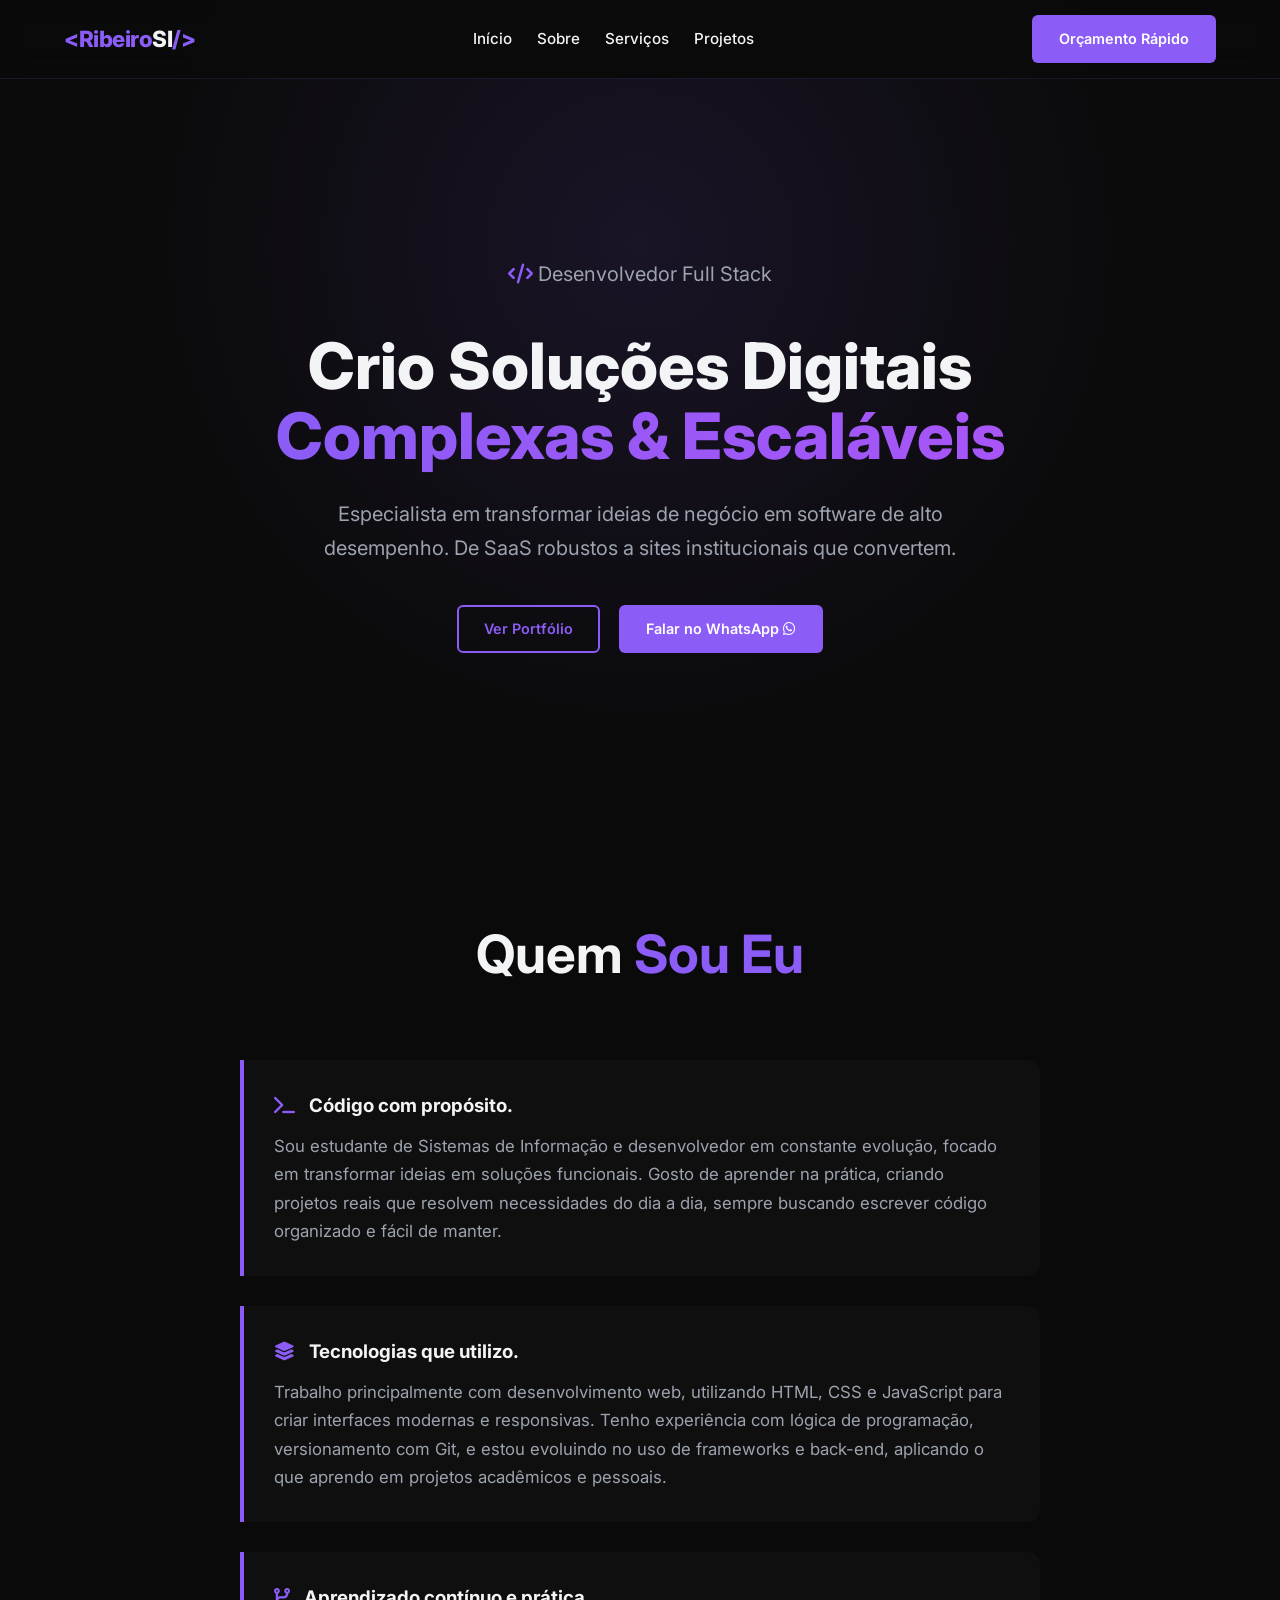
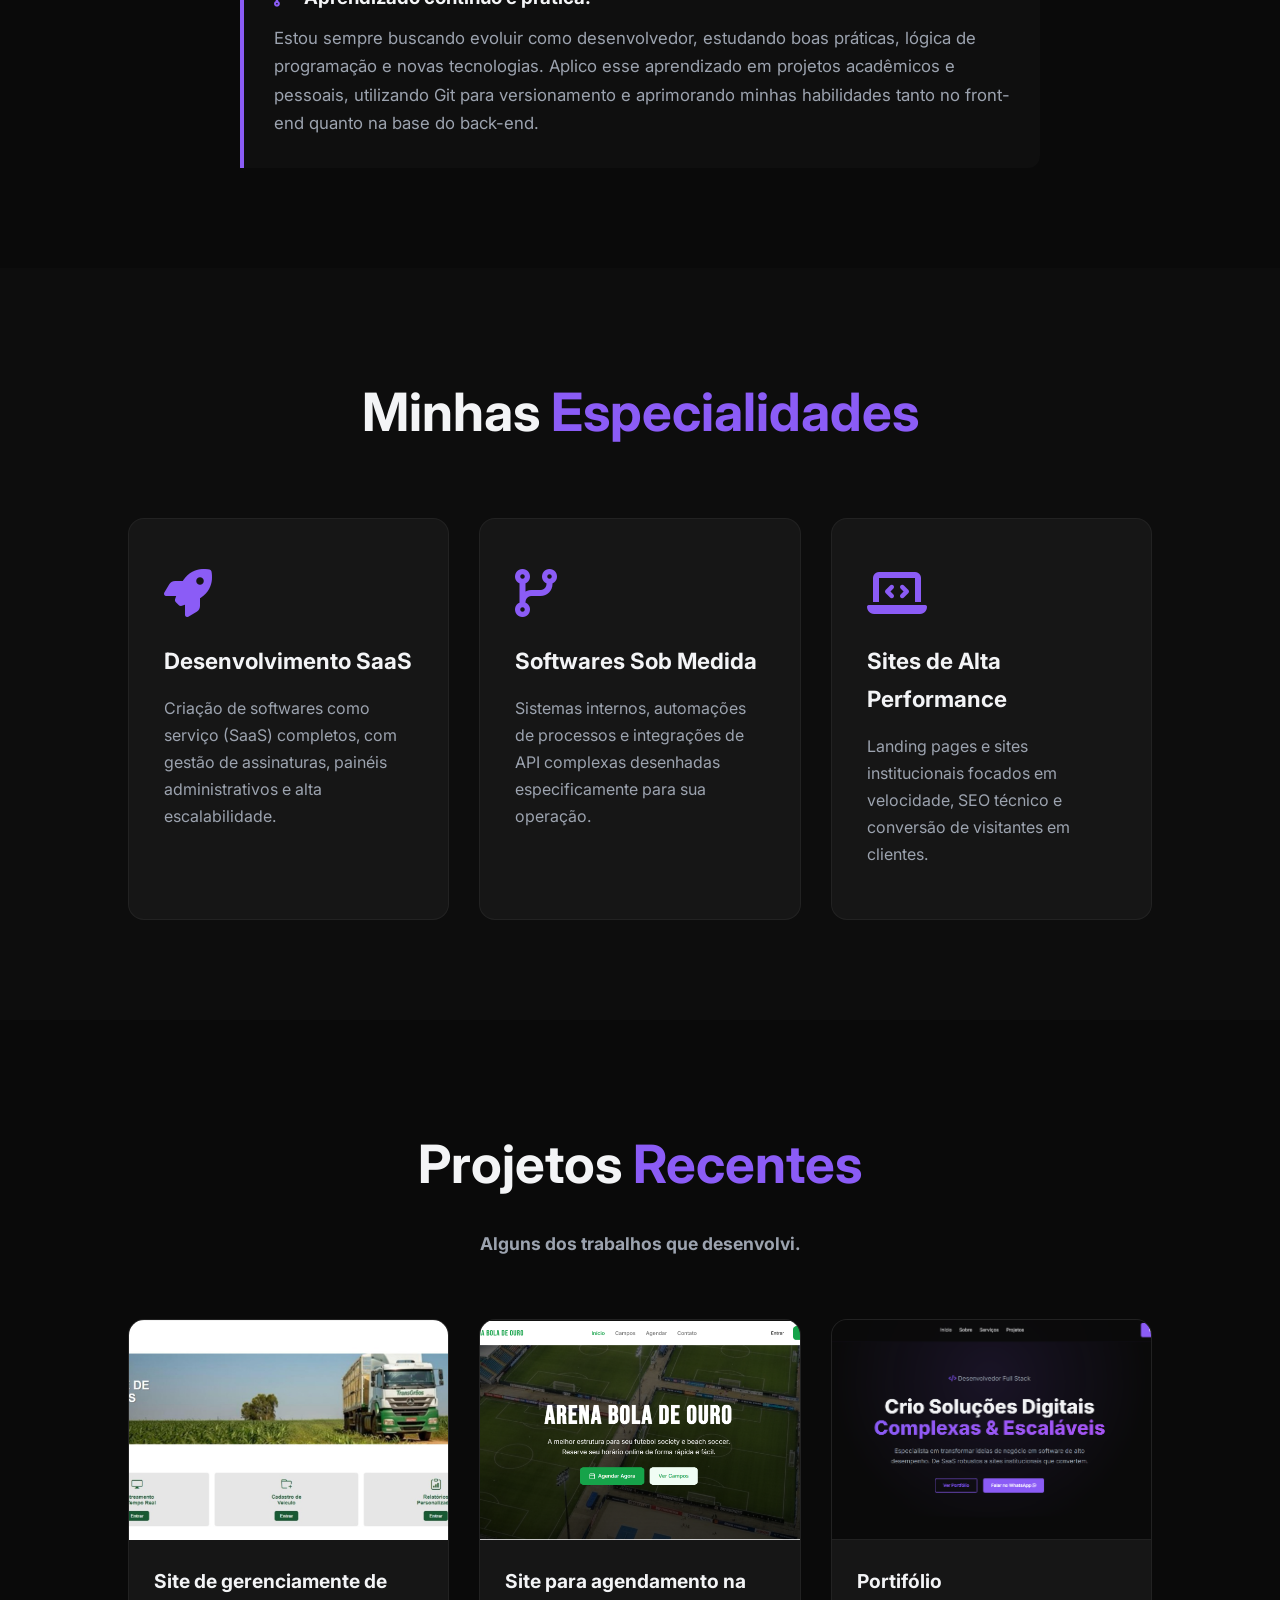
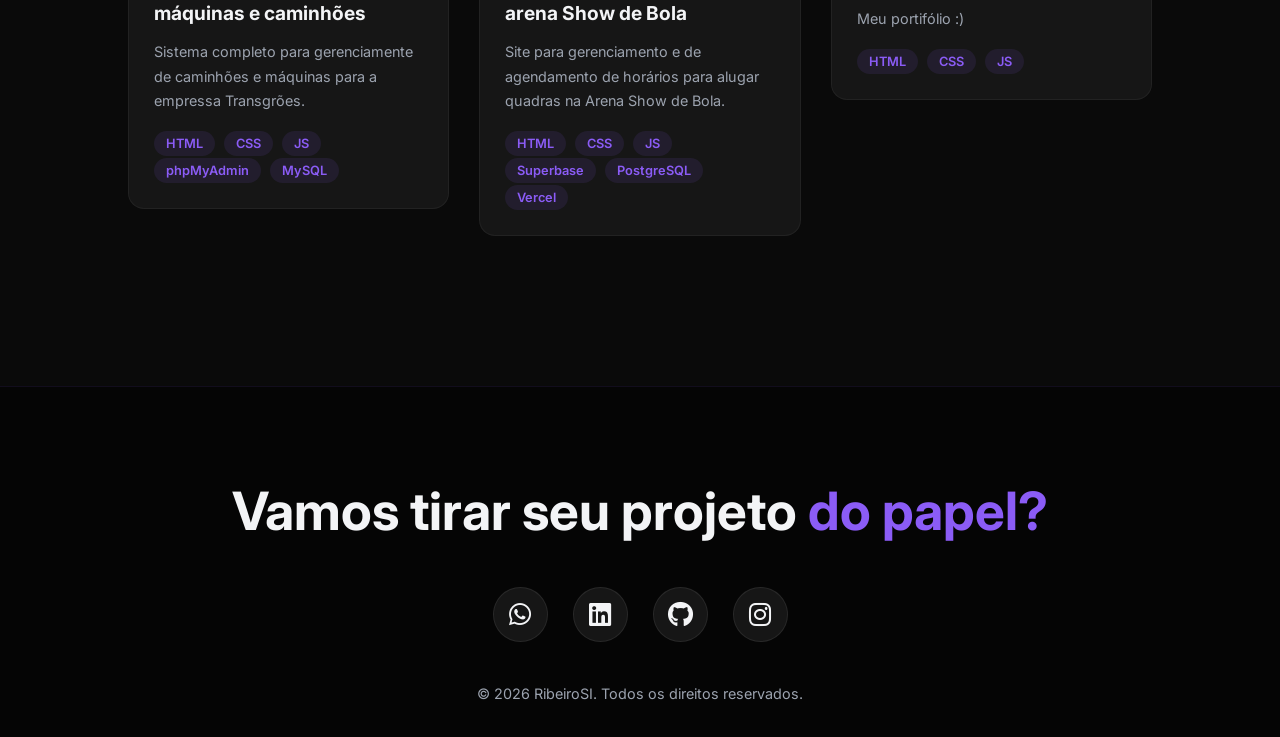
<file: index.html>
<!DOCTYPE html>
<html lang="pt-br">

<head>
    <meta charset="UTF-8">
    <meta name="viewport" content="width=device-width, initial-scale=1.0">
    <title>Portfólio | Desenvolvedor Full Stack</title>

    <link rel="stylesheet" href="https://cdnjs.cloudflare.com/ajax/libs/font-awesome/6.4.0/css/all.min.css">

    <link href="https://fonts.googleapis.com/css2?family=Inter:wght@300;400;600;700;800&display=swap" rel="stylesheet">

    <link rel="stylesheet" href="https://cdn.jsdelivr.net/npm/swiper@11/swiper-bundle.min.css" />

    <link rel="stylesheet" href="style.css">
</head>

<body>

    <header>
        <div class="logo">&lt;Ribeiro<span>SI</span>/&gt;</div>
        <nav>
            <ul>
                <li><a href="#home">Início</a></li>
                <li><a href="#about">Sobre</a></li>
                <li><a href="#services">Serviços</a></li>
                <li><a href="#projects">Projetos</a></li>
            </ul>
        </nav>
        <a href="orcamento.html" class="btn">Orçamento Rápido</a>
    </header>

    <section id="home" class="hero">
        <div>
            <p><i class="fas fa-code" style="color: var(--primary)"></i> Desenvolvedor Full Stack</p>
            <h1>Crio Soluções Digitais <br><span>Complexas & Escaláveis</span></h1>
            <p>Especialista em transformar ideias de negócio em software de alto desempenho. De SaaS robustos a sites
                institucionais que convertem.</p>
            <div class="hero-btns">
                <a href="#projects" class="btn btn-outline">Ver Portfólio</a>
                <a href="#contact" class="btn">Falar no WhatsApp <i class="fab fa-whatsapp"></i></a>
            </div>
        </div>
    </section>

    <section id="about" class="section">
        <div class="section-title">
            <h2>Quem <span>Sou Eu</span></h2>
        </div>
        <div class="about-content">

            <div class="about-text-block">
                <h3><i class="fas fa-terminal icon-title"></i> Código com propósito.</h3>
                <p>
                    Sou estudante de Sistemas de Informação e desenvolvedor em constante evolução, focado em transformar
                    ideias em soluções funcionais. Gosto de aprender na prática, criando projetos reais que resolvem
                    necessidades do dia a dia, sempre buscando escrever código organizado e fácil de manter.
                </p>
            </div>

            <div class="about-text-block">
                <h3><i class="fas fa-layer-group icon-title"></i> Tecnologias que utilizo.</h3>
                <p>
                    Trabalho principalmente com desenvolvimento web, utilizando HTML, CSS e JavaScript para criar
                    interfaces modernas e responsivas. Tenho experiência com lógica de programação, versionamento com
                    Git,
                    e estou evoluindo no uso de frameworks e back-end, aplicando o que aprendo em projetos acadêmicos e
                    pessoais.
                </p>
            </div>

            <div class="about-text-block">
                <h3><i class="fas fa-code-branch icon-title"></i> Aprendizado contínuo e prática.</h3>
                <p>
                    Estou sempre buscando evoluir como desenvolvedor, estudando boas práticas, lógica de programação e
                    novas
                    tecnologias. Aplico esse aprendizado em projetos acadêmicos e pessoais, utilizando Git para
                    versionamento e
                    aprimorando minhas habilidades tanto no front-end quanto na base do back-end.
                </p>
            </div>
        </div>
    </section>
    
            <section id="services" class="section services-bg">
                <div class="section-title">
                    <h2>Minhas <span>Especialidades</span></h2>
                </div>
                <div class="services-grid">
                    <div class="card">
                        <i class="fas fa-rocket"></i>
                        <h3>Desenvolvimento SaaS</h3>
                        <p>Criação de softwares como serviço (SaaS) completos, com gestão de assinaturas, painéis
                            administrativos e alta escalabilidade.</p>
                    </div>
                    <div class="card">
                        <i class="fas fa-code-branch"></i>
                        <h3>Softwares Sob Medida</h3>
                        <p>Sistemas internos, automações de processos e integrações de API complexas desenhadas
                            especificamente
                            para sua operação.</p>
                    </div>
                    <div class="card">
                        <i class="fas fa-laptop-code"></i>
                        <h3>Sites de Alta Performance</h3>
                        <p>Landing pages e sites institucionais focados em velocidade, SEO técnico e conversão de
                            visitantes em
                            clientes.</p>
                    </div>
                </div>
            </section>

            <section id="projects" class="section">
                <div class="section-title">
                    <h2>Projetos <span>Recentes</span></h2>
                    <br>
                    <p class="subtitle">Alguns dos trabalhos que desenvolvi.</p>
                </div>

                <div class="swiper mySwiper">
                    <div class="swiper-wrapper">

                        <div class="swiper-slide">
                            <div class="project-img-wrapper">
                                <img src="imagens/WhatsApp Image 2026-03-21 at 21.25.34.jpeg"
                                    alt="Print do Projeto 1">
                            </div>
                            <div class="project-info">
                                <h4>Site de gerenciamente de máquinas e caminhões</h4>
                                <p>Sistema completo para gerenciamente de caminhões e máquinas para a empressa Transgrões.</p>
                                <div class="project-tags">
                                    <span>HTML</span> <span>CSS</span> <span>JS</span> <span>phpMyAdmin</span> <span>MySQL</span>
                                </div>
                            </div>
                        </div>

                        <div class="swiper-slide">
                            <div class="project-img-wrapper">
                                <img src="imagens/Captura de tela 2026-03-21 212004.png"
                                    alt="Print do Projeto 2">
                            </div>
                            <div class="project-info">
                                <h4>Site para agendamento na arena Show de Bola</h4>
                                <p>Site para gerenciamento e de agendamento de horários para alugar quadras na Arena Show de Bola.</p>
                                <div class="project-tags">
                                    <span>HTML</span> <span>CSS</span> <span>JS</span> <span>Superbase</span> <span>PostgreSQL</span>
                                    <span>Vercel</span>
                                </div>
                            </div>
                        </div>

                        <div class="swiper-slide">
                            <div class="project-img-wrapper">
                                <img src="imagens/Captura de tela 2026-03-21 213219.png"
                                    alt="Print do Projeto 4">
                            </div>
                            <div class="project-info">
                                <h4>Portifólio</h4>
                                <p>Meu portifólio :)</p>
                                <div class="project-tags">
                                    <span>HTML</span> <span>CSS</span> <span>JS</span>
                                </div>
                            </div>
                        </div>

                    </div>
                    <div class="swiper-button-next"></div>
                    <div class="swiper-button-prev"></div>
                    <div class="swiper-pagination"></div>
                </div>
            </section>

            <footer id="contact">
                <div class="section-title" style="margin-bottom: 30px;">
                    <h2>Vamos tirar seu projeto <span>do papel?</span></h2>
                </div>

                <div class="social-icons">
                    <a href="https://wa.me/5534999084573" target="_blank" class="social-btn whatsapp"><i
                            class="fab fa-whatsapp"></i></a>
                    <a href="https://linkedin.com/in/mateus-geraldo-9a2a4734a" target="_blank"
                        class="social-btn linkedin"><i class="fab fa-linkedin"></i></a>
                    <a href="https://github.com/Mateusgrr07" target="_blank" class="social-btn github"><i
                            class="fab fa-github"></i></a>
                    <a href="https://instagram.com/mateusgrr_" target="_blank" class="social-btn instagram"><i
                            class="fab fa-instagram"></i></a>
                </div>

                <p>&copy; 2026 RibeiroSI. Todos os direitos reservados.</p>
            </footer>

            <script src="https://cdn.jsdelivr.net/npm/swiper@11/swiper-bundle.min.js"></script>
            <script src="script.js"></script>

</body>
 

</html>
</file>
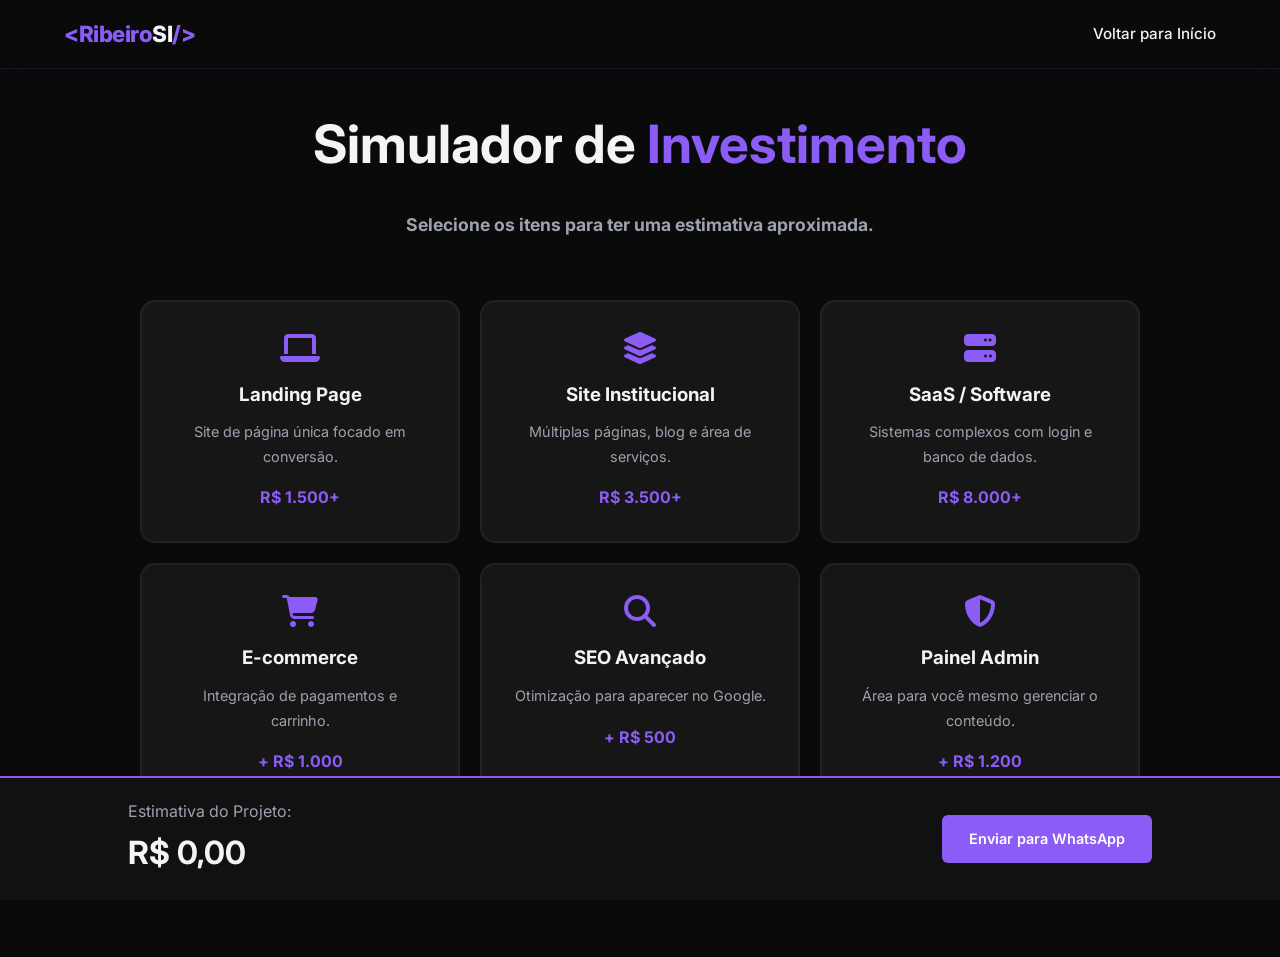
<file: orcamento.html>
<!DOCTYPE html>
<html lang="pt-br">

<head>
    <meta charset="UTF-8">
    <meta name="viewport" content="width=device-width, initial-scale=1.0">
    <title>Simulador de Orçamento | Dev</title>
    <link rel="stylesheet" href="https://cdnjs.cloudflare.com/ajax/libs/font-awesome/6.4.0/css/all.min.css">
    <link href="https://fonts.googleapis.com/css2?family=Inter:wght@300;400;600;700;800&display=swap" rel="stylesheet">
    <link rel="stylesheet" href="style.css">
</head>

<body>

    <header>
        <div class="logo">&lt;Ribeiro<span>SI</span>/&gt;</div>
        <nav>
            <ul>
                <li><a href="index.html">Voltar para Início</a></li>
            </ul>
        </nav>
    </header>

    <section class="section orcamento-container">
        <div class="section-title">
            <h2>Simulador de <span>Investimento</span></h2>
            <br>
            <p class="subtitle">Selecione os itens para ter uma estimativa aproximada.</p>
        </div>

        <div class="orcamento-grid">
            <div class="orcamento-card" data-valor="1500" onclick="toggleItem(this)">
                <i class="fas fa-laptop"></i>
                <h3>Landing Page</h3>
                <p>Site de página única focado em conversão.</p>
                <span class="price-tag">R$ 1.500+</span>
            </div>

            <div class="orcamento-card" data-valor="3500" onclick="toggleItem(this)">
                <i class="fas fa-layer-group"></i>
                <h3>Site Institucional</h3>
                <p>Múltiplas páginas, blog e área de serviços.</p>
                <span class="price-tag">R$ 3.500+</span>
            </div>

            <div class="orcamento-card" data-valor="8000" onclick="toggleItem(this)">
                <i class="fas fa-server"></i>
                <h3>SaaS / Software</h3>
                <p>Sistemas complexos com login e banco de dados.</p>
                <span class="price-tag">R$ 8.000+</span>
            </div>

            <div class="orcamento-card" data-valor="1000" onclick="toggleItem(this)">
                <i class="fas fa-shopping-cart"></i>
                <h3>E-commerce</h3>
                <p>Integração de pagamentos e carrinho.</p>
                <span class="price-tag">+ R$ 1.000</span>
            </div>

            <div class="orcamento-card" data-valor="500" onclick="toggleItem(this)">
                <i class="fas fa-search"></i>
                <h3>SEO Avançado</h3>
                <p>Otimização para aparecer no Google.</p>
                <span class="price-tag">+ R$ 500</span>
            </div>

            <div class="orcamento-card" data-valor="1200" onclick="toggleItem(this)">
                <i class="fas fa-shield-alt"></i>
                <h3>Painel Admin</h3>
                <p>Área para você mesmo gerenciar o conteúdo.</p>
                <span class="price-tag">+ R$ 1.200</span>
            </div>
        </div>

        <div class="total-bar">
            <div class="total-text">
                <p>Estimativa do Projeto:</p>
                <h2 id="total-display">R$ 0,00</h2>
            </div>
            <a href="https://wa.me/5534999084573" target="_blank" id="whatsapp-link" class="btn" onclick="enviarOrcamento()">Enviar para WhatsApp</a>
        </div>
    </section>

    <script src="script2.js"></script>
</body>

</html>
</file>
<file: style.css>
/* --- RESET & VARIÁVEIS --- */
:root {
    --bg-color: #0a0a0a;
    /* Preto profundo */
    --card-bg: #161616;
    /* Cinza escuro */
    --primary: #8b5cf6;
    /* Roxo Vibrante */
    --primary-hover: #7c3aed;
    --text-main: #f3f4f6;
    --text-muted: #9ca3af;
    --section-spacing: 100px;
}

* {
    margin: 0;
    padding: 0;
    box-sizing: border-box;
    font-family: 'Inter', sans-serif;
    scroll-behavior: smooth;
    scrollbar-width: thin;
    scrollbar-color: var(--primary) var(--bg-color);
}

body {
    background-color: var(--bg-color);
    color: var(--text-main);
    line-height: 1.7;
}

a {
    text-decoration: none;
    color: inherit;
    transition: 0.3s;
}

ul {
    list-style: none;
}

img {
    max-width: 100%;
    display: block;
}

/* --- HEADER --- */
header {
    position: fixed;
    top: 0;
    width: 100%;
    padding: 15px 5%;
    background: rgba(10, 10, 10, 0.9);
    backdrop-filter: blur(15px);
    display: flex;
    justify-content: space-between;
    align-items: center;
    z-index: 1000;
    border-bottom: 1px solid rgba(139, 92, 246, 0.15);
}

.logo {
    font-size: 1.4rem;
    font-weight: 800;
    color: var(--primary);
    letter-spacing: -0.5px;
}

.logo span {
    color: var(--text-main);
}

nav ul {
    display: flex;
    gap: 25px;
    font-size: 0.95rem;
    font-weight: 500;
}

nav a:hover {
    color: var(--primary);
}

.btn {
    background: var(--primary);
    color: white;
    padding: 10px 25px;
    border-radius: 6px;
    font-weight: 600;
    font-size: 0.9rem;
    display: inline-block;
    border: 2px solid transparent;
    cursor: pointer;
}

.btn:hover {
    background: transparent;
    border-color: var(--primary);
    color: var(--primary);
    box-shadow: 0 0 20px rgba(139, 92, 246, 0.3);
}

.btn-outline {
    background: transparent;
    border-color: var(--primary);
    color: var(--primary);
    margin-right: 15px;
}

.btn-outline:hover {
    background: var(--primary);
    color: white;
}

/* --- SECTIONS GERAL --- */
.section {
    padding: var(--section-spacing) 10%;
}

.section-title {
    text-align: center;
    font-size: 2.2rem;
    margin-bottom: 60px;
    font-weight: 700;
}

.section-title span {
    color: var(--primary);
}

.subtitle {
    color: var(--text-muted);
    margin-top: -40px;
    margin-bottom: 60px;
    font-size: 1.1rem;
}

/* --- HERO SECTION --- */
.hero {
    min-height: 90vh;
    display: flex;
    align-items: center;
    justify-content: center;
    text-align: center;
    padding: 100px 20px 0 20px;
    background: radial-gradient(circle at 50% 30%, rgba(139, 92, 246, 0.12) 0%, transparent 60%);
}

.hero h1 {
    font-size: 4rem;
    margin-bottom: 25px;
    line-height: 1.1;
    font-weight: 800;
}

.hero h1 span {
    background: linear-gradient(to right, var(--primary), #a855f7);
    -webkit-background-clip: text; /* O que está com a linha amarela */
    background-clip: text;         /* Adicione esta linha se quiser tentar tirar o aviso */
    -webkit-text-fill-color: transparent;
}

.hero p {
    font-size: 1.25rem;
    color: var(--text-muted);
    max-width: 700px;
    margin: 0 auto 40px auto;
}

/* --- SOBRE MIM --- */
.about-content {
    max-width: 800px;
    margin: 0 auto;
    display: flex;
    flex-direction: column;
    gap: 30px;
}

.about-text-block {
    padding: 30px;
    background: rgba(255, 255, 255, 0.02);
    border-left: 4px solid var(--primary);
    border-radius: 0 12px 12px 0;
}

.about-text-block h3 {
    margin-bottom: 10px;
    color: var(--text-main);
}

.about-text-block p {
    color: var(--text-muted);
    font-size: 1.05rem;
}

.icon-title {
    color: var(--primary);
    margin-right: 10px;
}


/* --- SERVIÇOS --- */
.services-bg {
    background: rgba(255, 255, 255, 0.01);
}

.services-grid {
    display: grid;
    grid-template-columns: repeat(auto-fit, minmax(300px, 1fr));
    gap: 30px;
}

.card {
    background: var(--card-bg);
    padding: 50px 35px;
    border-radius: 16px;
    border: 1px solid rgba(255, 255, 255, 0.05);
    transition: all 0.4s ease;
    position: relative;
    overflow: hidden;
}

.card::before {
    content: '';
    position: absolute;
    top: 0;
    left: 0;
    width: 100%;
    height: 100%;
    background: radial-gradient(circle at top right, rgba(139, 92, 246, 0.1), transparent 50%);
    opacity: 0;
    transition: 0.4s;
}

.card:hover {
    transform: translateY(-10px);
    border-color: rgba(139, 92, 246, 0.4);
    box-shadow: 0 10px 30px -10px rgba(0, 0, 0, 0.5);
}

.card:hover::before {
    opacity: 1;
}

.card i {
    font-size: 3rem;
    color: var(--primary);
    margin-bottom: 25px;
    display: inline-block;
}

.card h3 {
    margin-bottom: 15px;
    font-size: 1.4rem;
}

.card p {
    color: var(--text-muted);
}

/* --- CARROSSEL / PROJETOS --- */
.swiper {
    width: 100%;
    padding-bottom: 50px !important;
}

.swiper-slide {
    background: var(--card-bg);
    border-radius: 16px;
    overflow: hidden;
    border: 1px solid rgba(255, 255, 255, 0.05);
    transition: 0.3s;
}

.project-img-wrapper {
    height: 220px;
    overflow: hidden;
    position: relative;
}

.project-img-wrapper img {
    width: 100%;
    height: 100%;
    object-fit: cover;
    transition: 0.5s ease;
}

.swiper-slide:hover .project-img-wrapper img {
    transform: scale(1.05);
}

.project-info {
    padding: 25px;
}

.project-info h4 {
    font-size: 1.2rem;
    margin-bottom: 10px;
}

.project-info p {
    font-size: 0.9rem;
    color: var(--text-muted);
    margin-bottom: 15px;
}

.project-tags span {
    font-size: 0.8rem;
    background: rgba(139, 92, 246, 0.1);
    color: var(--primary);
    padding: 5px 12px;
    border-radius: 20px;
    margin-right: 5px;
    font-weight: 600;
}

/* Customização Swiper */
.swiper-button-next,
.swiper-button-prev {
    color: var(--primary) !important;
}

.swiper-pagination-bullet-active {
    background: var(--primary) !important;
}


/* --- FOOTER --- */
footer {
    background: #050505;
    padding: 80px 10% 30px 10%;
    text-align: center;
    border-top: 1px solid rgba(139, 92, 246, 0.1);
}

.social-icons {
    display: flex;
    justify-content: center;
    gap: 25px;
    margin-bottom: 40px;
}

.social-btn {
    width: 55px;
    height: 55px;
    border-radius: 50%;
    background: var(--card-bg);
    display: flex;
    align-items: center;
    justify-content: center;
    font-size: 1.6rem;
    color: var(--text-main);
    transition: 0.3s;
    border: 1px solid rgba(255, 255, 255, 0.08);
}

.social-btn.whatsapp:hover {
    background: #25D366;
    border-color: #25D366;
    box-shadow: 0 0 25px rgba(37, 211, 102, 0.4);
    color: white;
}

.social-btn.instagram:hover {
    background: #E1306C;
    border-color: #E1306C;
    box-shadow: 0 0 25px rgba(225, 48, 108, 0.4);
    color: white;
}

.social-btn.linkedin:hover {
    background: #0077B5;
    border-color: #0077B5;
    box-shadow: 0 0 25px rgba(0, 119, 181, 0.4);
    color: white;
}

.social-btn.github:hover {
    background: #6e5494;
    border-color: #6e5494;
    box-shadow: 0 0 25px rgba(110, 84, 148, 0.4);
    color: white;
}

footer p {
    color: var(--text-muted);
    font-size: 0.9rem;
}

/* --- RESPONSIVIDADE --- */
@media (max-width: 900px) {
    .hero h1 {
        font-size: 3rem;
    }

    nav {
        display: none;
    }

    header {
        justify-content: center;
    }

    .logo {
        margin-right: auto;
    }

    .btn {
        margin-left: auto;
    }
}

@media (max-width: 480px) {
    .hero h1 {
        font-size: 2.5rem;
    }

    .section-title {
        font-size: 1.8rem;
    }

    .about-text-block {
        padding: 20px;
    }

    .hero-btns {
        display: flex;
        flex-direction: column;
        gap: 15px;
    }

    .btn-outline {
        margin-right: 0;
    }
}

/* --- ESTILOS DA CALCULADORA --- */
.orcamento-container {
    padding-bottom: 150px;
}

.orcamento-grid {
    display: grid;
    grid-template-columns: repeat(auto-fit, minmax(250px, 1fr));
    gap: 20px;
    max-width: 1000px;
    margin: 0 auto;
}

.orcamento-card {
    background: var(--card-bg);
    border: 2px solid rgba(255, 255, 255, 0.05);
    padding: 30px;
    border-radius: 15px;
    text-align: center;
    cursor: pointer;
    transition: 0.3s ease;
}

.orcamento-card i {
    font-size: 2rem;
    color: var(--primary);
    margin-bottom: 15px;
}

.orcamento-card h3 {
    margin-bottom: 10px;
}

.orcamento-card p {
    font-size: 0.9rem;
    color: var(--text-muted);
    margin-bottom: 15px;
}

.price-tag {
    display: block;
    font-weight: 700;
    color: var(--primary);
}

/* Estado Ativo (Selecionado) */
.orcamento-card.active {
    border-color: var(--primary);
    background: rgba(139, 92, 246, 0.1);
    transform: scale(1.03);
}

/* Barra de Total Fixa */
.total-bar {
    position: fixed;
    bottom: 0;
    left: 0;
    width: 100%;
    background: #111;
    border-top: 2px solid var(--primary);
    padding: 20px 10%;
    display: flex;
    justify-content: space-between;
    align-items: center;
    z-index: 1001;
}

.total-text p {
    color: var(--text-muted);
    margin: 0;
}

.total-text h2 {
    color: var(--text-main);
    font-size: 2rem;
}

@media (max-width: 600px) {
    .total-bar {
        flex-direction: column;
        gap: 15px;
        text-align: center;
    }
}
</file>
